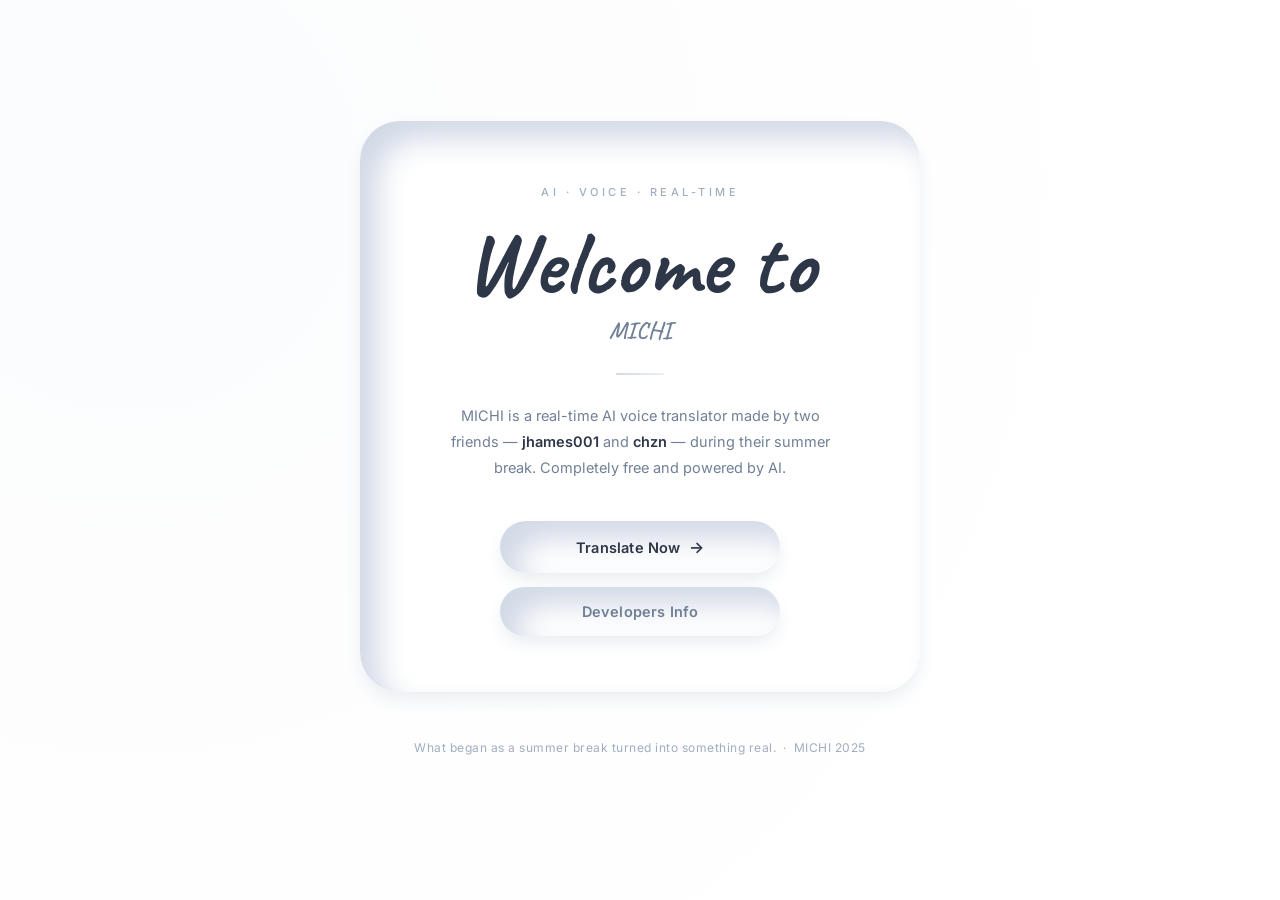
<file: index.html>
<!DOCTYPE html>
<html lang="en">
<head>
<meta charset="UTF-8" />
<meta name="viewport" content="width=device-width, initial-scale=1.0" />
<title>MICHI — AI-Powered Voice Translator</title>
<link rel="preconnect" href="https://fonts.googleapis.com">
<link rel="preconnect" href="https://fonts.gstatic.com" crossorigin>
<link href="https://fonts.googleapis.com/css2?family=Caveat:wght@600;700&family=Inter:wght@300;400;500;600&display=swap" rel="stylesheet">
<style>
* { margin: 0; padding: 0; box-sizing: border-box; }

:root {
    --bg-body:            #ffffff;
    --bg-gradient:        radial-gradient(circle at 10% 20%, rgba(245, 247, 250, 0.4) 0%, rgba(255, 255, 255, 0) 80%);
    --neumorph-drop:      0 8px 16px #ecf0f3;
    --neumorph-inner-1:   inset 18px 18px 30px #d1d9e6;
    --neumorph-inner-2:   inset -18px -18px 30px #ffffff;
    --neumorph-box:       var(--neumorph-drop), var(--neumorph-inner-1), var(--neumorph-inner-2);
    --neumorph-hover-drop:   0 4px 8px #ecf0f3;
    --neumorph-hover-inner-1: inset 12px 12px 20px #d1d9e6;
    --neumorph-hover-inner-2: inset -12px -12px 20px #ffffff;
    --neumorph-hover-box: var(--neumorph-hover-drop), var(--neumorph-hover-inner-1), var(--neumorph-hover-inner-2);
    --button-bg:          #ffffff;
    --button-hover-bg:    #ffffff;

    --text-main:   #2d3748;
    --text-dim:    #718096;
    --text-muted:  #a0aec0;
    --accent:      #4a5568;
}

html, body {
    min-height: 100%;
    background: var(--bg-body);
    font-family: 'Inter', sans-serif;
    color: var(--text-main);
}

body {
    background: var(--bg-body);
    background-image: var(--bg-gradient);
    background-attachment: fixed;
}

/* ── Layout ── */
main {
    min-height: 100vh;
    display: flex;
    flex-direction: column;
    align-items: center;
    justify-content: center;
    padding: 48px 20px;
    gap: 24px;
}

/* ── Hero card ── */
.hero-card {
    width: 100%;
    max-width: 560px;
    background: var(--button-bg);
    border: none;
    border-radius: 40px;
    padding: 64px 52px 56px;
    box-shadow: var(--neumorph-box);
    text-align: center;
    animation: riseIn 0.9s cubic-bezier(0.16, 1, 0.3, 1) both;
}

@keyframes riseIn {
    from { opacity: 0; transform: translateY(20px); }
    to   { opacity: 1; transform: translateY(0); }
}

.eyebrow {
    font-size: 11px;
    letter-spacing: 3.5px;
    text-transform: uppercase;
    color: var(--text-muted);
    font-weight: 500;
    margin-bottom: 20px;
}

h1.brand {
    font-family: 'Caveat', cursive;
    font-weight: 700;
    font-size: clamp(52px, 10vw, 90px);
    line-height: 1.0;
    color: var(--text-main);
    margin-bottom: 6px;
    letter-spacing: 0.5px;
}

.brand-sub {
    font-family: 'Caveat', cursive;
    font-size: clamp(18px, 3.5vw, 24px);
    color: var(--text-dim);
    font-weight: 600;
    margin-bottom: 28px;
}

/* ── Thin rule ── */
.card-rule {
    width: 48px;
    height: 2px;
    border-radius: 2px;
    background: linear-gradient(90deg, #d1d9e6, #ecf0f3);
    margin: 0 auto 28px;
}

.subtitle {
    font-size: 14.5px;
    line-height: 1.8;
    color: var(--text-dim);
    max-width: 400px;
    margin: 0 auto 40px;
    font-weight: 400;
}

.subtitle strong {
    color: var(--text-main);
    font-weight: 600;
}

/* ── Buttons ── */
.actions {
    display: flex;
    flex-direction: column;
    gap: 14px;
    align-items: center;
}

.neumorphic-btn {
    width: 100%;
    max-width: 280px;
    background: var(--button-bg);
    border: none;
    border-radius: 40px;
    padding: 16px 28px;
    box-shadow: var(--neumorph-box);
    transition: all 0.2s ease;
    font-family: 'Inter', sans-serif;
    font-size: 14.5px;
    font-weight: 600;
    cursor: pointer;
    letter-spacing: 0.2px;
    display: flex;
    align-items: center;
    justify-content: center;
    gap: 8px;
    text-decoration: none;
}

.neumorphic-btn:hover {
    box-shadow: var(--neumorph-hover-box);
    transform: scale(0.98);
}

.neumorphic-btn:active {
    box-shadow: var(--neumorph-hover-box);
    transform: scale(0.96);
}

.btn-primary {
    color: var(--text-main);
}

.btn-primary .btn-arrow {
    font-size: 16px;
    transition: transform 0.2s ease;
}

.btn-primary:hover .btn-arrow {
    transform: translateX(3px);
}

.btn-secondary {
    color: var(--text-dim);
}

/* ── Developers panel ── */
.dev-panel {
    width: 100%;
    max-width: 560px;
    background: var(--button-bg);
    border: none;
    border-radius: 40px;
    box-shadow: var(--neumorph-box);
    max-height: 0;
    overflow: hidden;
    opacity: 0;
    padding: 0 48px;
    transition:
        max-height 0.55s cubic-bezier(0.16, 1, 0.3, 1),
        opacity 0.4s ease,
        padding 0.45s ease;
}

.dev-panel.open {
    max-height: 540px;
    opacity: 1;
    padding: 44px 48px;
}

.dev-panel-header {
    display: flex;
    align-items: baseline;
    gap: 12px;
    margin-bottom: 20px;
}

.dev-panel h2 {
    font-family: 'Caveat', cursive;
    font-size: 32px;
    color: var(--text-main);
    font-weight: 700;
}

.panel-tag {
    font-size: 11px;
    letter-spacing: 2px;
    text-transform: uppercase;
    color: var(--text-muted);
    font-weight: 500;
}

.panel-rule {
    width: 100%;
    height: 2px;
    border-radius: 2px;
    background: linear-gradient(90deg, #d1d9e6, #ecf0f3, transparent);
    margin-bottom: 24px;
}

/* ── Dev cards ── */
.dev-grid {
    display: grid;
    grid-template-columns: 1fr 1fr;
    gap: 16px;
    margin-bottom: 24px;
}

.dev-card {
    background: var(--button-bg);
    border-radius: 24px;
    padding: 20px 20px;
    box-shadow: var(--neumorph-box);
}

.dev-card .dev-name {
    font-size: 15px;
    font-weight: 600;
    color: var(--text-main);
    margin-bottom: 2px;
}

.dev-card .dev-handle {
    font-size: 11.5px;
    color: var(--text-muted);
    margin-bottom: 12px;
    letter-spacing: 0.3px;
}

.dev-card a {
    font-size: 11.5px;
    color: var(--text-dim);
    text-decoration: none;
    word-break: break-all;
    transition: color 0.2s;
}

.dev-card a:hover { color: var(--text-main); }

.dev-note {
    font-size: 13.5px;
    line-height: 1.8;
    color: var(--text-dim);
    padding-top: 20px;
    border-top: 2px solid #ecf0f3;
}

/* ── Footer ── */
.footer {
    font-size: 12px;
    color: var(--text-muted);
    letter-spacing: 0.5px;
    padding-bottom: 24px;
    text-align: center;
}

/* ── Mobile ── */
@media (max-width: 480px) {
    .hero-card { padding: 48px 28px 44px; border-radius: 28px; }
    .dev-panel.open { padding: 36px 28px; }
    .dev-grid { grid-template-columns: 1fr; }
    .neumorphic-btn { max-width: 100%; }
}

@media (prefers-reduced-motion: reduce) {
    .hero-card { animation: none; }
    * { transition: none !important; }
}
</style>
</head>
<body>

<main>
    <div class="hero-card">
        <div class="eyebrow">AI · Voice · Real-Time</div>

        <h1 class="brand">Welcome to</h1>
        <div class="brand-sub">MICHI</div>
        <div class="card-rule"></div>

        <p class="subtitle">
            MICHI is a real-time AI voice translator made by two friends —
            <strong>jhames001</strong> and <strong>chzn</strong> —
            during their summer break. Completely free and powered by AI.
        </p>

        <div class="actions">
            <button class="neumorphic-btn btn-primary" onclick="window.location.href='app.html'">
                Translate Now <span class="btn-arrow">→</span>
            </button>
            <button class="neumorphic-btn btn-secondary" id="devToggle">
                Developers Info
            </button>
        </div>
    </div>

    <div class="dev-panel" id="devPanel">
        <div class="dev-panel-header">
            <h2>The Developers</h2>
            <span class="panel-tag">Sophomore · 19</span>
        </div>
        <div class="panel-rule"></div>

        <div class="dev-grid">
            <div class="dev-card">
                <div class="dev-name">Jhames</div>
                <div class="dev-handle">jhames001</div>
                <a href="mailto:jhamesgequinto@gmail.com">jhamesgequinto@gmail.com</a>
            </div>
            <div class="dev-card">
                <div class="dev-name">Chzn</div>
                <div class="dev-handle">chzn-ichi</div>
                <a href="mailto:awiten.chosengrace@gmail.com">awiten.chosengrace@gmail.com</a>
            </div>
        </div>

        <p class="dev-note">
            Built in a week during their summer break, sophomore year. This is their first step into building real-world tools — exploring AI integration and making things that actually work.
        </p>
    </div>

    <div class="footer">What began as a summer break turned into something real. &nbsp;·&nbsp; MICHI 2025</div>
</main>

<script>
    const toggle = document.getElementById('devToggle');
    const panel  = document.getElementById('devPanel');

    toggle.addEventListener('click', () => {
        const isOpen = panel.classList.toggle('open');
        toggle.textContent = isOpen ? 'Hide Info' : 'Developers Info';
    });
</script>
</body>
</html>
</file>
